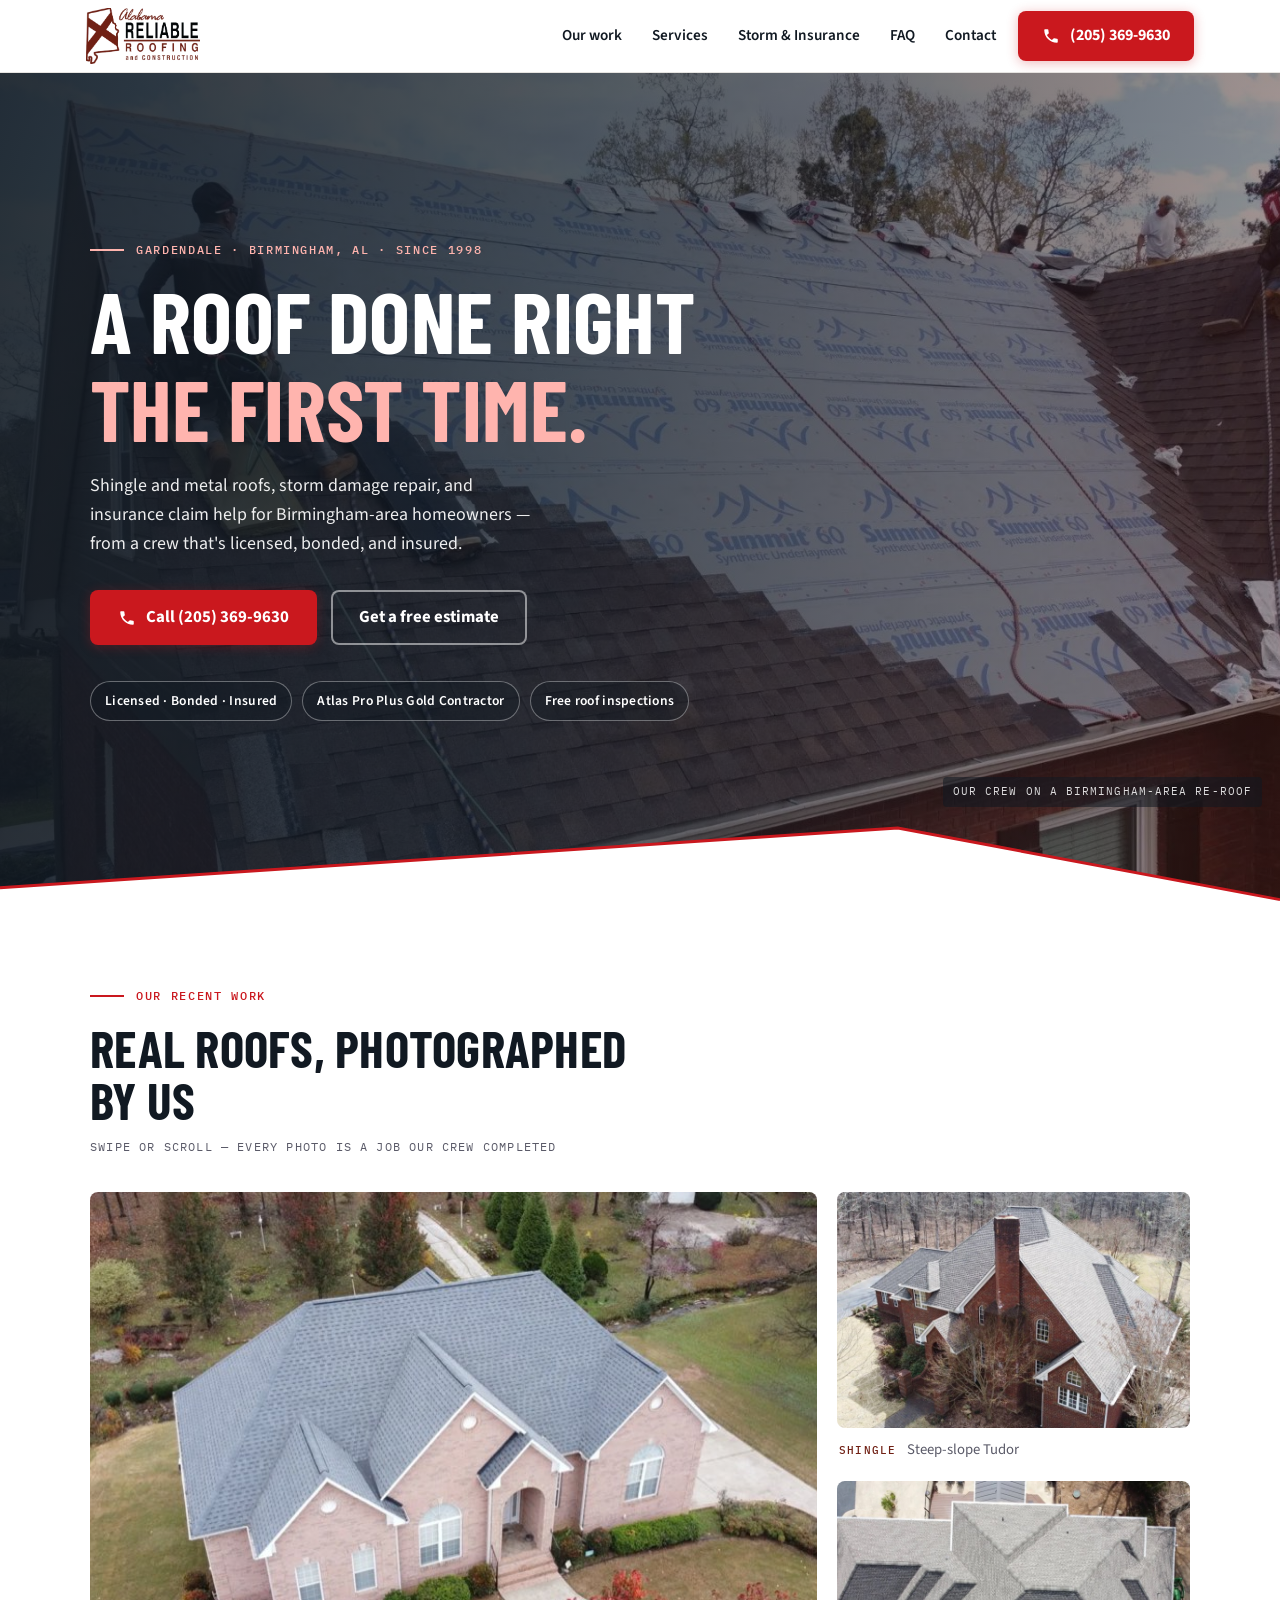
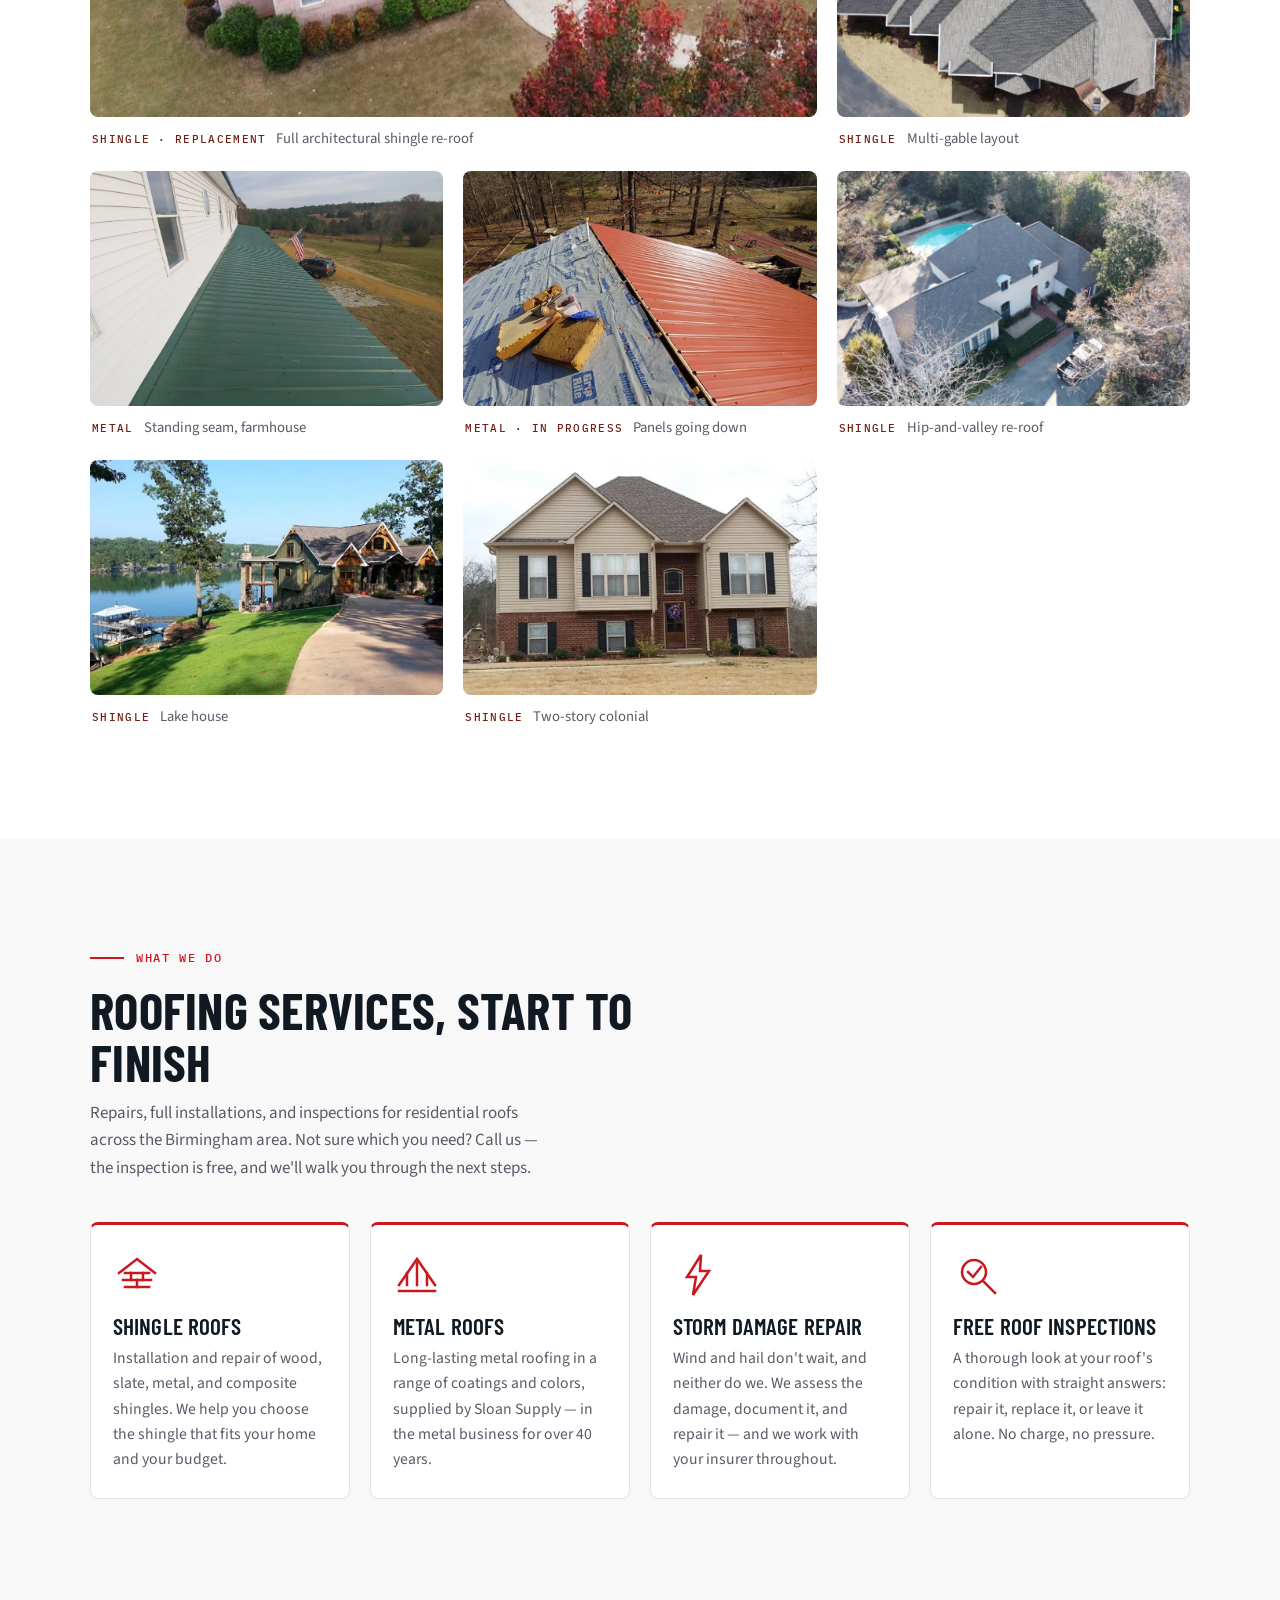
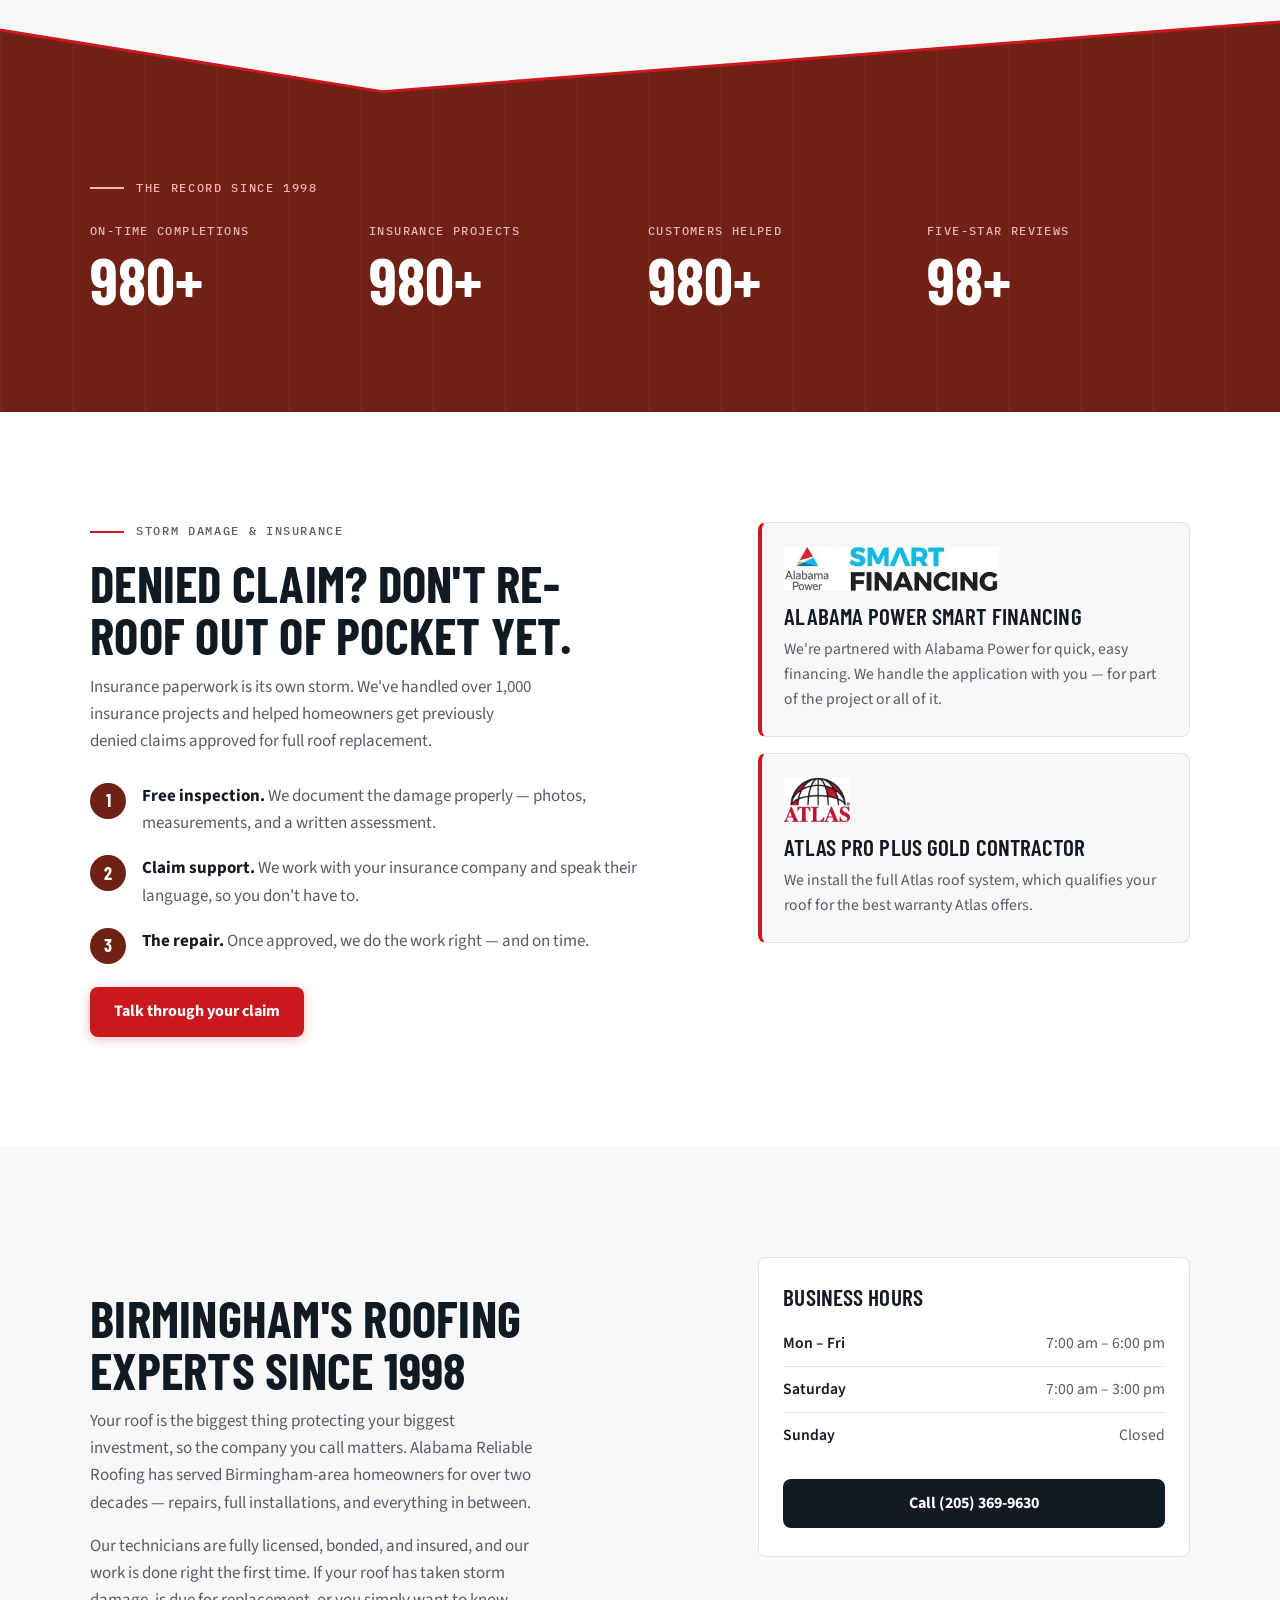
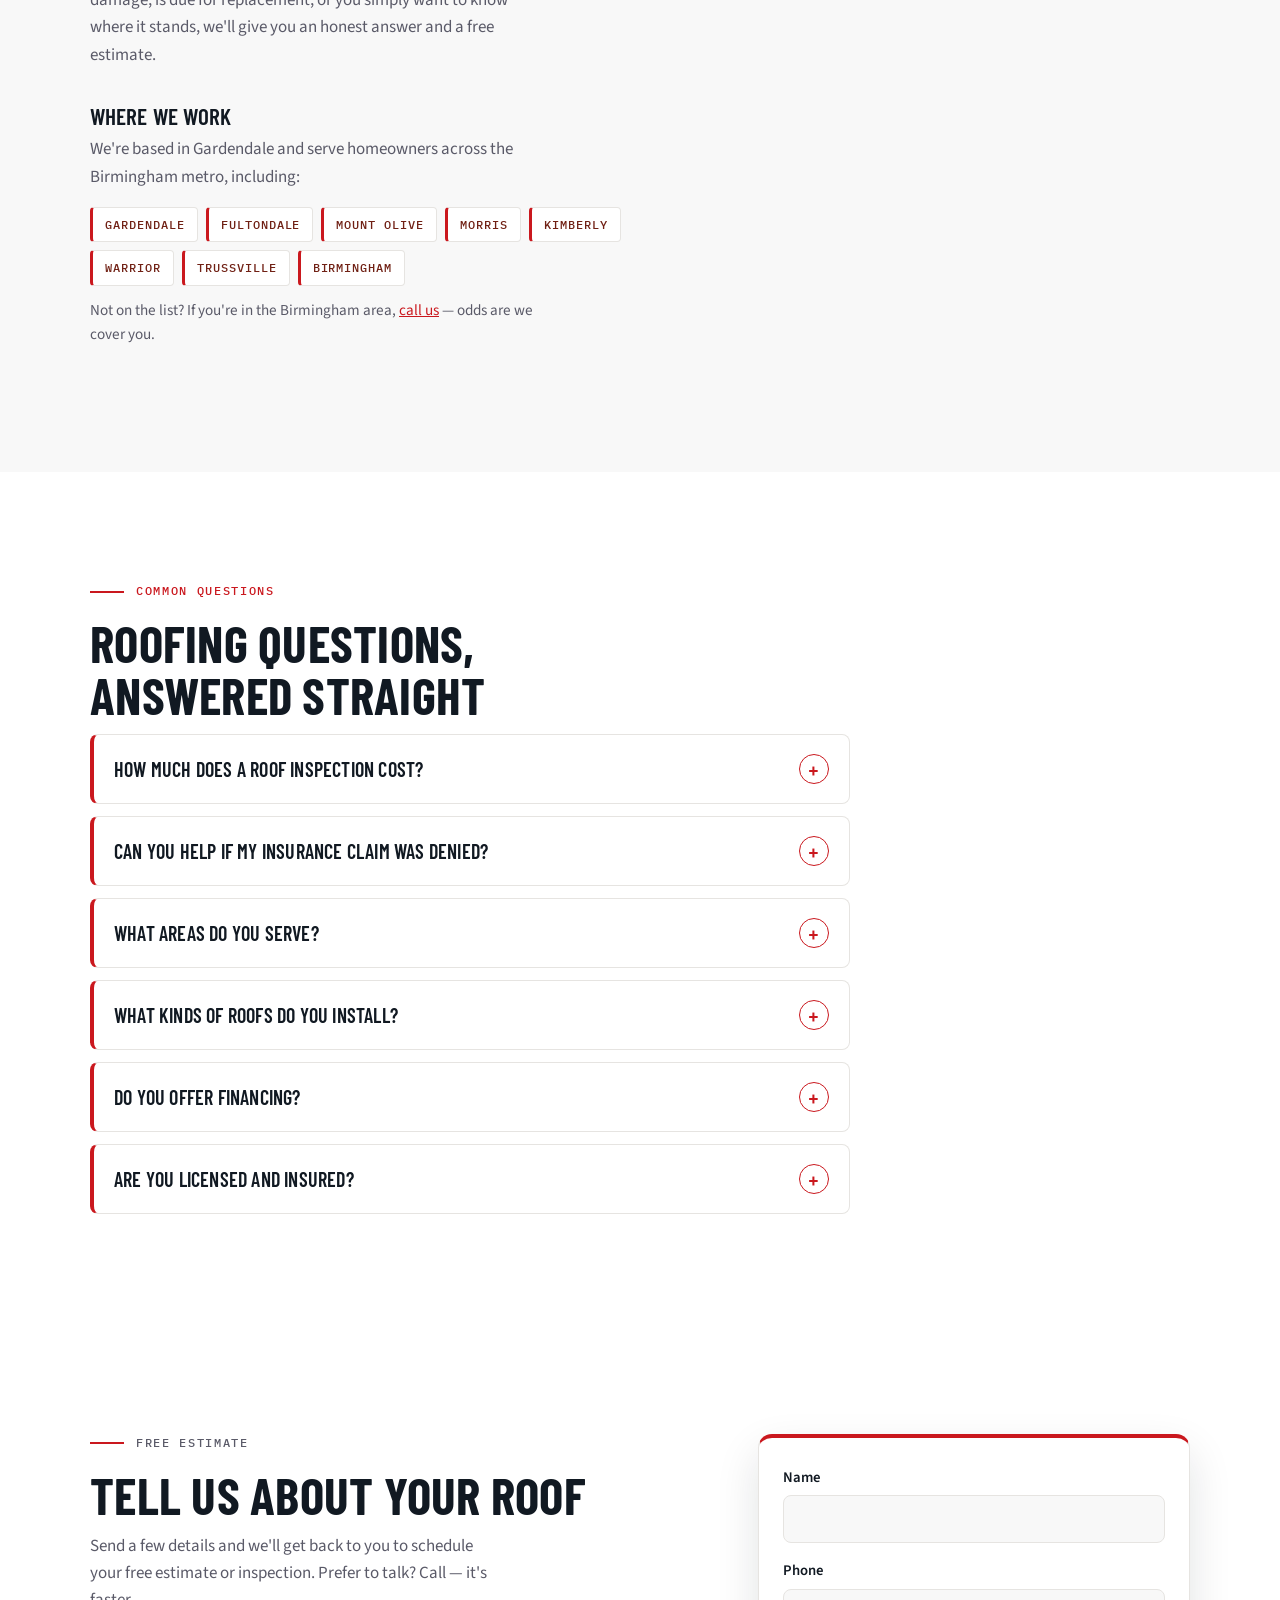
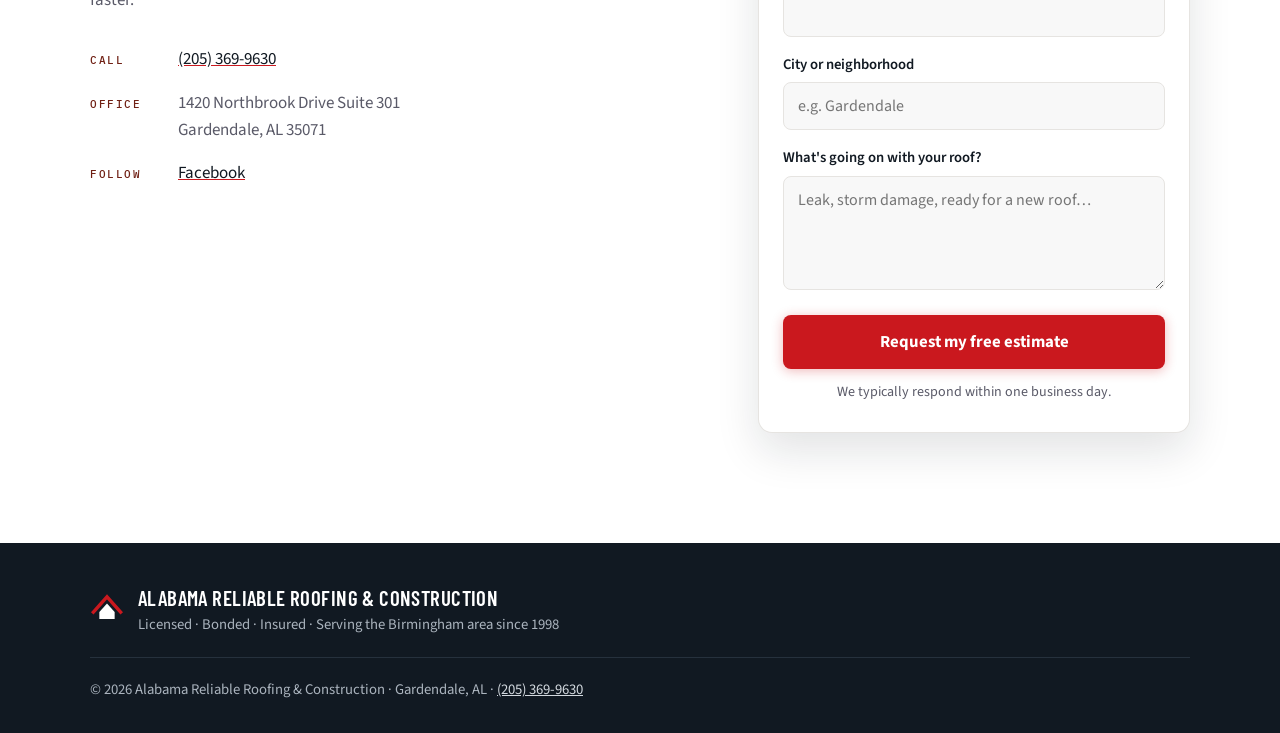
<file: index.html>
<!DOCTYPE html>
<html lang="en">
<head>
<meta charset="UTF-8">
<meta name="viewport" content="width=device-width, initial-scale=1, viewport-fit=cover">
<title>Roofing Contractor in Birmingham &amp; Gardendale, AL | Alabama Reliable Roofing</title>
<meta name="description" content="Roof replacement, roof repair, metal roofing, storm damage &amp; insurance claim help for Gardendale and the Birmingham AL area. Licensed &amp; insured since 1998. Free inspections — (205) 369-9630.">

<meta name="theme-color" content="#FFFFFF">
<!-- Canonical is the production domain the site will live on after cutover. -->
<link rel="canonical" href="https://alabamareliableroofing.com/">

<meta property="og:type" content="website">
<meta property="og:site_name" content="Alabama Reliable Roofing &amp; Construction">
<meta property="og:locale" content="en_US">
<meta property="og:title" content="Roofing Contractor in Birmingham &amp; Gardendale, AL | Alabama Reliable Roofing">
<meta property="og:description" content="Birmingham's roofing experts since 1998. Shingle &amp; metal roofs, storm damage repair, insurance claim help, free inspections. Call (205) 369-9630.">
<meta property="og:url" content="https://alabamareliableroofing.com/">
<!-- og:image stays on the Netlify URL so link previews work both before AND after cutover -->
<meta property="og:image" content="https://arr284736.netlify.app/og.jpg">
<meta property="og:image:width" content="1200">
<meta property="og:image:height" content="630">
<meta property="og:image:alt" content="Alabama Reliable Roofing crew installing a shingle roof in the Birmingham area">
<meta name="twitter:card" content="summary_large_image">
<meta name="twitter:title" content="Roofing Contractor in Birmingham &amp; Gardendale, AL | Alabama Reliable Roofing">
<meta name="twitter:description" content="Shingle &amp; metal roofs, storm damage repair, insurance claim help, free inspections. Since 1998. Call (205) 369-9630.">
<meta name="twitter:image" content="https://arr284736.netlify.app/og.jpg">

<link rel="icon" href="/favicon.svg" type="image/svg+xml">
<link rel="apple-touch-icon" href="/icon-192.png">
<link rel="manifest" href="/manifest.webmanifest">

<link rel="preconnect" href="https://fonts.googleapis.com">
<link rel="preconnect" href="https://fonts.gstatic.com" crossorigin>
<!-- Fonts load async (display=swap + print-media swap) so text renders immediately -->
<link href="https://fonts.googleapis.com/css2?family=Barlow+Condensed:wght@600;700&family=IBM+Plex+Mono:wght@500&family=Source+Sans+3:wght@400;600;700&display=swap" rel="stylesheet" media="print" onload="this.media='all'">
<noscript><link href="https://fonts.googleapis.com/css2?family=Barlow+Condensed:wght@600;700&family=IBM+Plex+Mono:wght@500&family=Source+Sans+3:wght@400;600;700&display=swap" rel="stylesheet"></noscript>
<link rel="stylesheet" href="/styles.css">
<link rel="preload" as="image" href="/photos/crew-shingle-install.jpg">

<script type="application/ld+json">
{
  "@context": "https://schema.org",
  "@type": "RoofingContractor",
  "@id": "https://alabamareliableroofing.com/#business",
  "name": "Alabama Reliable Roofing & Construction",
  "url": "https://alabamareliableroofing.com/",
  "image": "https://arr284736.netlify.app/og.jpg",
  "logo": "https://arr284736.netlify.app/icon-512.png",
  "telephone": "+1-205-369-9630",
  "address": {
    "@type": "PostalAddress",
    "streetAddress": "1420 Northbrook Drive Suite 301",
    "addressLocality": "Gardendale",
    "addressRegion": "AL",
    "postalCode": "35071",
    "addressCountry": "US"
  },
  "geo": {
    "@type": "GeoCoordinates",
    "latitude": 33.6642793,
    "longitude": -86.8166812
  },
  "hasMap": "https://www.google.com/maps/search/?api=1&query=1420+Northbrook+Drive+Suite+301+Gardendale+AL+35071",
  "areaServed": [
    { "@type": "City", "name": "Gardendale", "sameAs": "https://en.wikipedia.org/wiki/Gardendale,_Alabama" },
    { "@type": "City", "name": "Birmingham", "sameAs": "https://en.wikipedia.org/wiki/Birmingham,_Alabama" },
    { "@type": "City", "name": "Fultondale" },
    { "@type": "City", "name": "Mount Olive" },
    { "@type": "City", "name": "Morris" },
    { "@type": "City", "name": "Kimberly" },
    { "@type": "City", "name": "Warrior" },
    { "@type": "City", "name": "Trussville" },
    { "@type": "AdministrativeArea", "name": "Birmingham, Alabama metro area" }
  ],
  "foundingDate": "1998",
  "openingHoursSpecification": [
    {
      "@type": "OpeningHoursSpecification",
      "dayOfWeek": ["Monday", "Tuesday", "Wednesday", "Thursday", "Friday"],
      "opens": "07:00",
      "closes": "18:00"
    },
    {
      "@type": "OpeningHoursSpecification",
      "dayOfWeek": "Saturday",
      "opens": "07:00",
      "closes": "15:00"
    }
  ],
  "hasOfferCatalog": {
    "@type": "OfferCatalog",
    "name": "Roofing services",
    "itemListElement": [
      { "@type": "Offer", "itemOffered": { "@type": "Service", "name": "Shingle roof installation and repair", "areaServed": "Birmingham, AL metro area" } },
      { "@type": "Offer", "itemOffered": { "@type": "Service", "name": "Metal roof installation", "areaServed": "Birmingham, AL metro area" } },
      { "@type": "Offer", "itemOffered": { "@type": "Service", "name": "Storm damage roof repair", "areaServed": "Birmingham, AL metro area" } },
      { "@type": "Offer", "itemOffered": { "@type": "Service", "name": "Roof insurance claim assistance", "areaServed": "Birmingham, AL metro area" } },
      { "@type": "Offer", "itemOffered": { "@type": "Service", "name": "Free roof inspections", "areaServed": "Birmingham, AL metro area" } }
    ]
  },
  "sameAs": [
    "https://facebook.com/Alabama-Reliable-Roofing-113484726121114",
    "https://www.bbb.org/us/al/gardendale/profile/roofing-contractors/alabama-reliable-roofing-0463-90049595",
    "https://www.houzz.com/professionals/roofing-and-gutters/alabama-reliable-roofing-pfvwus-pf~1099717223"
  ]
}
</script>

<script type="application/ld+json">
{
  "@context": "https://schema.org",
  "@type": "FAQPage",
  "mainEntity": [
    {
      "@type": "Question",
      "name": "How much does a roof inspection cost?",
      "acceptedAnswer": { "@type": "Answer", "text": "Nothing — our roof inspections are free, with no obligation. We take a thorough look at your roof's condition and give you a straight answer: repair it, replace it, or leave it alone." }
    },
    {
      "@type": "Question",
      "name": "Can you help if my insurance claim was denied?",
      "acceptedAnswer": { "@type": "Answer", "text": "Yes. We've handled over 1,000 insurance projects and have helped homeowners get previously denied claims approved for full roof replacement. We document the damage properly — photos, measurements, and a written assessment — and work with your insurance company throughout the process." }
    },
    {
      "@type": "Question",
      "name": "What areas do you serve?",
      "acceptedAnswer": { "@type": "Answer", "text": "We're based in Gardendale, AL and serve the Birmingham metro area — including Fultondale, Mount Olive, Morris, Kimberly, Warrior, Trussville, and Birmingham itself. If you're nearby but not sure, call (205) 369-9630 and ask." }
    },
    {
      "@type": "Question",
      "name": "What kinds of roofs do you install?",
      "acceptedAnswer": { "@type": "Answer", "text": "Shingle roofs — wood, slate, metal, and composite shingles — and metal roofing in a range of coatings and colors supplied by Sloan Supply. We're an Atlas Pro Plus Gold contractor and install the full Atlas roof system, which qualifies your roof for the best warranty Atlas offers." }
    },
    {
      "@type": "Question",
      "name": "Do you offer financing?",
      "acceptedAnswer": { "@type": "Answer", "text": "Yes — we're partnered with Alabama Power Smart Financing. We handle the application process with you, whether it's for part of the project or all of it." }
    },
    {
      "@type": "Question",
      "name": "Are you licensed and insured?",
      "acceptedAnswer": { "@type": "Answer", "text": "Yes. Our technicians are fully licensed, bonded, and insured, and we've served Birmingham-area homeowners since 1998. We're also a BBB-accredited business." }
    }
  ]
}
</script>
</head>
<body>

<a class="skip-link" href="#main">Skip to content</a>

<header class="site-header" id="top">
  <div class="header-inner">
    <a class="brand" href="#top" aria-label="Alabama Reliable Roofing home">
      <img src="/img/logo.webp" alt="Alabama Reliable Roofing and Construction" width="709" height="347">
    </a>
    <nav class="site-nav" aria-label="Main">
      <a href="#work">Our work</a>
      <a href="#services">Services</a>
      <a href="#storm">Storm &amp; Insurance</a>
      <a href="#faq">FAQ</a>
      <a href="#estimate">Contact</a>
    </nav>
    <a class="btn btn-red header-call" href="tel:+12053699630">
      <svg viewBox="0 0 24 24" aria-hidden="true"><path fill="currentColor" d="M6.6 10.8c1.4 2.8 3.8 5.1 6.6 6.6l2.2-2.2c.3-.3.7-.4 1-.2 1.1.4 2.3.6 3.6.6.6 0 1 .4 1 1V20c0 .6-.4 1-1 1C10.6 21 3 13.4 3 4c0-.6.4-1 1-1h3.5c.6 0 1 .4 1 1 0 1.2.2 2.4.6 3.6.1.3 0 .7-.2 1l-2.3 2.2z"/></svg>
      (205) 369-9630
    </a>
  </div>
</header>

<main id="main">

<!-- ============ HERO ============ -->
<section class="hero">
  <img class="hero-photo" src="/photos/crew-shingle-install.jpg" alt="Alabama Reliable Roofing crew installing synthetic underlayment and architectural shingles on a Birmingham-area roof" fetchpriority="high">
  <div class="hero-inner">
    <div class="hero-copy">
      <p class="spec-label spec-label-light hero-reveal r1"><span class="chalk"></span>Gardendale &middot; Birmingham, AL &middot; Since 1998</p>
      <h1 class="hero-reveal r2">A roof done right<br><em>the first time.</em></h1>
      <p class="hero-sub hero-reveal r3">Shingle and metal roofs, storm damage repair, and insurance claim help for Birmingham-area homeowners &mdash; from a crew that's licensed, bonded, and insured.</p>
      <div class="hero-ctas hero-reveal r4">
        <a class="btn btn-red btn-lg" href="tel:+12053699630">
          <svg viewBox="0 0 24 24" aria-hidden="true"><path fill="currentColor" d="M6.6 10.8c1.4 2.8 3.8 5.1 6.6 6.6l2.2-2.2c.3-.3.7-.4 1-.2 1.1.4 2.3.6 3.6.6.6 0 1 .4 1 1V20c0 .6-.4 1-1 1C10.6 21 3 13.4 3 4c0-.6.4-1 1-1h3.5c.6 0 1 .4 1 1 0 1.2.2 2.4.6 3.6.1.3 0 .7-.2 1l-2.3 2.2z"/></svg>
          Call (205) 369-9630
        </a>
        <a class="btn btn-ghost btn-lg" href="#estimate">Get a free estimate</a>
      </div>
      <ul class="hero-chips hero-reveal r5">
        <li>Licensed &middot; Bonded &middot; Insured</li>
        <li>Atlas Pro Plus Gold Contractor</li>
        <li>Free roof inspections</li>
      </ul>
    </div>
  </div>
  <p class="hero-tag">Our crew on a Birmingham-area re-roof</p>
  <!-- signature roofline divider -->
  <svg class="roofline roofline-hero" viewBox="0 0 1440 90" preserveAspectRatio="none" aria-hidden="true">
    <path d="M0 90 L0 66 L1010 6 L1440 78 L1440 90 Z" fill="#FFFFFF"/>
    <path d="M0 66 L1010 6 L1440 78" fill="none" stroke="#CA181E" stroke-width="3"/>
  </svg>
</section>

<!-- ============ RECENT WORK ============ -->
<section class="section section-work" id="work">
  <div class="container">
    <div class="work-head">
      <div>
        <p class="spec-label reveal"><span class="chalk"></span>Our recent work</p>
        <h2 class="reveal">Real roofs, photographed by us</h2>
      </div>
    </div>
    <p class="work-note reveal">Swipe or scroll &mdash; every photo is a job our crew completed</p>
    <div class="work-grid">
      <figure class="work-item work-item-wide reveal">
        <img src="/photos/shingle-drone-brick.jpg" alt="Drone view of a completed architectural shingle roof on a brick home" loading="lazy" width="900" height="506">
        <figcaption><span class="work-kind">Shingle &middot; Replacement</span> Full architectural shingle re-roof</figcaption>
      </figure>
      <figure class="work-item reveal">
        <img src="/photos/shingle-tudor.jpg" alt="Completed shingle roof on a brick Tudor-style home, aerial view" loading="lazy" width="900" height="506">
        <figcaption><span class="work-kind">Shingle</span> Steep-slope Tudor</figcaption>
      </figure>
      <figure class="work-item reveal">
        <img src="/photos/shingle-complex-roof.jpg" alt="Aerial view of a complex multi-gable shingle roof after replacement" loading="lazy" width="900" height="506">
        <figcaption><span class="work-kind">Shingle</span> Multi-gable layout</figcaption>
      </figure>
      <figure class="work-item reveal">
        <img src="/photos/metal-green-farm.jpg" alt="Green standing-seam metal roof on a farmhouse" loading="lazy" width="900" height="675">
        <figcaption><span class="work-kind">Metal</span> Standing seam, farmhouse</figcaption>
      </figure>
      <figure class="work-item reveal">
        <img src="/photos/metal-red-install.jpg" alt="Red metal roof panels being installed over synthetic underlayment" loading="lazy" width="720" height="480">
        <figcaption><span class="work-kind">Metal &middot; In progress</span> Panels going down</figcaption>
      </figure>
      <figure class="work-item reveal">
        <img src="/photos/shingle-estate-pool.jpg" alt="Completed shingle roof on a home with a pool, drone view" loading="lazy" width="900" height="506">
        <figcaption><span class="work-kind">Shingle</span> Hip-and-valley re-roof</figcaption>
      </figure>
      <figure class="work-item reveal">
        <img src="/photos/shingle-lakehouse.jpg" alt="New shingle roof on a lake house" loading="lazy" width="720" height="480">
        <figcaption><span class="work-kind">Shingle</span> Lake house</figcaption>
      </figure>
      <figure class="work-item reveal">
        <img src="/photos/shingle-tan-house.jpg" alt="Completed shingle roof on a two-story home" loading="lazy" width="720" height="480">
        <figcaption><span class="work-kind">Shingle</span> Two-story colonial</figcaption>
      </figure>
    </div>
  </div>
</section>

<!-- ============ SERVICES ============ -->
<section class="section section-services" id="services">
  <div class="container">
    <p class="spec-label reveal"><span class="chalk"></span>What we do</p>
    <h2 class="reveal">Roofing services, start to finish</h2>
    <p class="section-lead reveal">Repairs, full installations, and inspections for residential roofs across the Birmingham area. Not sure which you need? Call us &mdash; the inspection is free, and we'll walk you through the next steps.</p>

    <div class="card-grid">
      <article class="card reveal">
        <div class="card-icon" aria-hidden="true">
          <svg viewBox="0 0 48 48"><g fill="none" stroke="currentColor" stroke-width="2.5" stroke-linecap="square"><path d="M6 22 L24 8 L42 22"/><path d="M12 22 h24 M10 29 h28 M12 36 h24"/><path d="M18 22 v7 M30 22 v7 M24 29 v7"/></g></svg>
        </div>
        <h3>Shingle roofs</h3>
        <p>Installation and repair of wood, slate, metal, and composite shingles. We help you choose the shingle that fits your home and your budget.</p>
      </article>
      <article class="card reveal">
        <div class="card-icon" aria-hidden="true">
          <svg viewBox="0 0 48 48"><g fill="none" stroke="currentColor" stroke-width="2.5" stroke-linecap="square"><path d="M6 34 L24 8 L42 34"/><path d="M14 34 L14 22 M24 34 L24 12 M34 34 L34 22"/><path d="M6 40 h36"/></g></svg>
        </div>
        <h3>Metal roofs</h3>
        <p>Long-lasting metal roofing in a range of coatings and colors, supplied by Sloan Supply &mdash; in the metal business for over 40 years.</p>
      </article>
      <article class="card reveal">
        <div class="card-icon" aria-hidden="true">
          <svg viewBox="0 0 48 48"><g fill="none" stroke="currentColor" stroke-width="2.5" stroke-linecap="square"><path d="M28 4 L14 26 h9 L20 44 L36 20 h-9 Z"/></g></svg>
        </div>
        <h3>Storm damage repair</h3>
        <p>Wind and hail don't wait, and neither do we. We assess the damage, document it, and repair it &mdash; and we work with your insurer throughout.</p>
      </article>
      <article class="card reveal">
        <div class="card-icon" aria-hidden="true">
          <svg viewBox="0 0 48 48"><g fill="none" stroke="currentColor" stroke-width="2.5" stroke-linecap="square"><circle cx="21" cy="21" r="12"/><path d="M30 30 L42 42"/><path d="M15 21 L20 26 L28 16"/></g></svg>
        </div>
        <h3>Free roof inspections</h3>
        <p>A thorough look at your roof's condition with straight answers: repair it, replace it, or leave it alone. No charge, no pressure.</p>
      </article>
    </div>
  </div>
</section>

<!-- ============ STATS BAND ============ -->
<section class="stats-band">
  <svg class="roofline roofline-top" viewBox="0 0 1440 90" preserveAspectRatio="none" aria-hidden="true">
    <path d="M0 0 L1440 0 L1440 14 L430 84 L0 22 Z" fill="#F8F8F8"/>
    <path d="M0 22 L430 84 L1440 14" fill="none" stroke="#CA181E" stroke-width="3"/>
  </svg>
  <div class="container stats-inner">
    <p class="spec-label spec-label-light reveal"><span class="chalk"></span>The record since 1998</p>
    <dl class="stats-grid">
      <div class="stat reveal"><dt>On-time completions</dt><dd><span class="count" data-count="1000">1,000</span>+</dd></div>
      <div class="stat reveal"><dt>Insurance projects</dt><dd><span class="count" data-count="1000">1,000</span>+</dd></div>
      <div class="stat reveal"><dt>Customers helped</dt><dd><span class="count" data-count="1000">1,000</span>+</dd></div>
      <div class="stat reveal"><dt>Five-star reviews</dt><dd><span class="count" data-count="100">100</span>+</dd></div>
    </dl>
  </div>
</section>

<!-- ============ STORM / INSURANCE ============ -->
<section class="section section-storm" id="storm">
  <div class="container split">
    <div class="split-copy">
      <p class="spec-label reveal"><span class="chalk"></span>Storm damage &amp; insurance</p>
      <h2 class="reveal">Denied claim? Don't re-roof out of pocket yet.</h2>
      <p class="reveal">Insurance paperwork is its own storm. We've handled over 1,000 insurance projects and helped homeowners get previously denied claims approved for full roof replacement.</p>
      <ol class="claim-steps">
        <li class="reveal"><strong>Free inspection.</strong> We document the damage properly &mdash; photos, measurements, and a written assessment.</li>
        <li class="reveal"><strong>Claim support.</strong> We work with your insurance company and speak their language, so you don't have to.</li>
        <li class="reveal"><strong>The repair.</strong> Once approved, we do the work right &mdash; and on time.</li>
      </ol>
      <a class="btn btn-red reveal" href="tel:+12053699630">Talk through your claim</a>
    </div>
    <aside class="split-panel reveal" aria-label="Financing and warranty">
      <div class="panel-block">
        <img class="panel-logo" src="/img/smart-financing.webp" alt="Alabama Power Smart Financing" width="400" height="82">
        <h3>Alabama Power Smart Financing</h3>
        <p>We're partnered with Alabama Power for quick, easy financing. We handle the application with you &mdash; for part of the project or all of it.</p>
      </div>
      <div class="panel-block">
        <img class="panel-logo" src="/img/atlas.webp" alt="Atlas Roofing" width="392" height="261">
        <h3>Atlas Pro Plus Gold Contractor</h3>
        <p>We install the full Atlas roof system, which qualifies your roof for the best warranty Atlas offers.</p>
      </div>
    </aside>
  </div>
</section>

<!-- ============ ABOUT ============ -->
<section class="section section-about" id="about">
  <div class="container about-grid">
    <div>
      <p class="spec-label reveal"><span class="chalk"></span>About us</p>
      <h2 class="reveal">Birmingham's roofing experts since 1998</h2>
      <p class="reveal">Your roof is the biggest thing protecting your biggest investment, so the company you call matters. Alabama Reliable Roofing has served Birmingham-area homeowners for over two decades &mdash; repairs, full installations, and everything in between.</p>
      <p class="reveal">Our technicians are fully licensed, bonded, and insured, and our work is done right the first time. If your roof has taken storm damage, is due for replacement, or you simply want to know where it stands, we'll give you an honest answer and a free estimate.</p>

      <div id="service-area" class="service-area reveal">
        <h3>Where we work</h3>
        <p>We're based in Gardendale and serve homeowners across the Birmingham metro, including:</p>
        <ul class="area-chips">
          <li>Gardendale</li>
          <li>Fultondale</li>
          <li>Mount Olive</li>
          <li>Morris</li>
          <li>Kimberly</li>
          <li>Warrior</li>
          <li>Trussville</li>
          <li>Birmingham</li>
        </ul>
        <p class="area-note">Not on the list? If you're in the Birmingham area, <a href="tel:+12053699630">call us</a> &mdash; odds are we cover you.</p>
      </div>
    </div>
    <div class="hours-card reveal">
      <h3>Business hours</h3>
      <table class="hours-table">
        <tbody>
          <tr><th scope="row">Mon &ndash; Fri</th><td>7:00 am &ndash; 6:00 pm</td></tr>
          <tr><th scope="row">Saturday</th><td>7:00 am &ndash; 3:00 pm</td></tr>
          <tr><th scope="row">Sunday</th><td>Closed</td></tr>
        </tbody>
      </table>
      <a class="btn btn-ink" href="tel:+12053699630">Call (205) 369-9630</a>
    </div>
  </div>
</section>

<!-- ============ FAQ ============ -->
<section class="section section-faq" id="faq">
  <div class="container">
    <p class="spec-label reveal"><span class="chalk"></span>Common questions</p>
    <h2 class="reveal">Roofing questions, answered straight</h2>
    <div class="faq-list">
      <details class="faq-item reveal">
        <summary>How much does a roof inspection cost?</summary>
        <div class="faq-a"><p>Nothing &mdash; our roof inspections are free, with no obligation. We take a thorough look at your roof's condition and give you a straight answer: repair it, replace it, or leave it alone.</p></div>
      </details>
      <details class="faq-item reveal">
        <summary>Can you help if my insurance claim was denied?</summary>
        <div class="faq-a"><p>Yes. We've handled over 1,000 insurance projects and have helped homeowners get previously denied claims approved for full roof replacement. We document the damage properly &mdash; photos, measurements, and a written assessment &mdash; and work with your insurance company throughout the process.</p></div>
      </details>
      <details class="faq-item reveal">
        <summary>What areas do you serve?</summary>
        <div class="faq-a"><p>We're based in Gardendale, AL and serve the Birmingham metro area &mdash; including Fultondale, Mount Olive, Morris, Kimberly, Warrior, Trussville, and Birmingham itself. If you're nearby but not sure, call <a href="tel:+12053699630">(205) 369-9630</a> and ask.</p></div>
      </details>
      <details class="faq-item reveal">
        <summary>What kinds of roofs do you install?</summary>
        <div class="faq-a"><p>Shingle roofs &mdash; wood, slate, metal, and composite shingles &mdash; and metal roofing in a range of coatings and colors supplied by Sloan Supply. We're an Atlas Pro Plus Gold contractor and install the full Atlas roof system, which qualifies your roof for the best warranty Atlas offers.</p></div>
      </details>
      <details class="faq-item reveal">
        <summary>Do you offer financing?</summary>
        <div class="faq-a"><p>Yes &mdash; we're partnered with Alabama Power Smart Financing. We handle the application process with you, whether it's for part of the project or all of it.</p></div>
      </details>
      <details class="faq-item reveal">
        <summary>Are you licensed and insured?</summary>
        <div class="faq-a"><p>Yes. Our technicians are fully licensed, bonded, and insured, and we've served Birmingham-area homeowners since 1998. We're also a BBB-accredited business.</p></div>
      </details>
    </div>
  </div>
</section>

<!-- ============ CONTACT / ESTIMATE ============ -->
<section class="section section-estimate" id="estimate">
  <div class="container split estimate-inner">
    <div class="estimate-copy">
      <p class="spec-label reveal"><span class="chalk"></span>Free estimate</p>
      <h2 class="reveal">Tell us about your roof</h2>
      <p class="reveal">Send a few details and we'll get back to you to schedule your free estimate or inspection. Prefer to talk? Call &mdash; it's faster.</p>
      <ul class="contact-list reveal">
        <li><span class="contact-label">Call</span><a href="tel:+12053699630">(205) 369-9630</a></li>
        <li><span class="contact-label">Office</span><span>1420 Northbrook Drive Suite 301<br>Gardendale, AL 35071</span></li>
        <li><span class="contact-label">Follow</span><a href="https://facebook.com/Alabama-Reliable-Roofing-113484726121114" rel="noopener" target="_blank">Facebook</a></li>
      </ul>
    </div>
    <form class="estimate-form reveal" name="estimate" method="POST" action="/thanks.html" data-netlify="true" netlify-honeypot="bot-field">
      <input type="hidden" name="form-name" value="estimate">
      <p class="hidden-field"><label>Don't fill this out: <input name="bot-field"></label></p>
      <div class="field">
        <label for="f-name">Name</label>
        <input id="f-name" name="name" type="text" autocomplete="name" required>
      </div>
      <div class="field">
        <label for="f-phone">Phone</label>
        <input id="f-phone" name="phone" type="tel" autocomplete="tel" required>
      </div>
      <div class="field">
        <label for="f-city">City or neighborhood</label>
        <input id="f-city" name="city" type="text" autocomplete="address-level2" placeholder="e.g. Gardendale">
      </div>
      <div class="field">
        <label for="f-message">What's going on with your roof?</label>
        <textarea id="f-message" name="message" rows="4" placeholder="Leak, storm damage, ready for a new roof&hellip;"></textarea>
      </div>
      <button class="btn btn-red btn-lg btn-block" type="submit">Request my free estimate</button>
      <p class="form-note">We typically respond within one business day.</p>
    </form>
  </div>
</section>

</main>

<footer class="site-footer">
  <div class="container footer-inner">
    <div class="footer-brand">
      <svg class="footer-mark" viewBox="0 0 40 40" aria-hidden="true">
        <path d="M4 26 L20 8 L36 26" fill="none" stroke="#CA181E" stroke-width="4" stroke-linecap="square"/>
        <path d="M11 26 L20 16 L29 26 L29 34 L11 34 Z" fill="#FFFFFF"/>
      </svg>
      <p><strong>Alabama Reliable Roofing &amp; Construction</strong>Licensed &middot; Bonded &middot; Insured &middot; Serving the Birmingham area since 1998</p>
    </div>
    <p class="footer-fine">&copy; <span id="year">2026</span> Alabama Reliable Roofing &amp; Construction &middot; Gardendale, AL &middot; <a href="tel:+12053699630">(205) 369-9630</a></p>
  </div>
</footer>

<!-- Mobile fixed call bar -->
<div class="call-bar" role="navigation" aria-label="Quick actions">
  <a class="call-bar-btn call-bar-call" href="tel:+12053699630">
    <svg viewBox="0 0 24 24" aria-hidden="true"><path fill="currentColor" d="M6.6 10.8c1.4 2.8 3.8 5.1 6.6 6.6l2.2-2.2c.3-.3.7-.4 1-.2 1.1.4 2.3.6 3.6.6.6 0 1 .4 1 1V20c0 .6-.4 1-1 1C10.6 21 3 13.4 3 4c0-.6.4-1 1-1h3.5c.6 0 1 .4 1 1 0 1.2.2 2.4.6 3.6.1.3 0 .7-.2 1l-2.3 2.2z"/></svg>
    Call now
  </a>
  <a class="call-bar-btn call-bar-estimate" href="#estimate">Free estimate</a>
</div>

<script src="/app.js" defer></script>
</body>
</html>
</file>
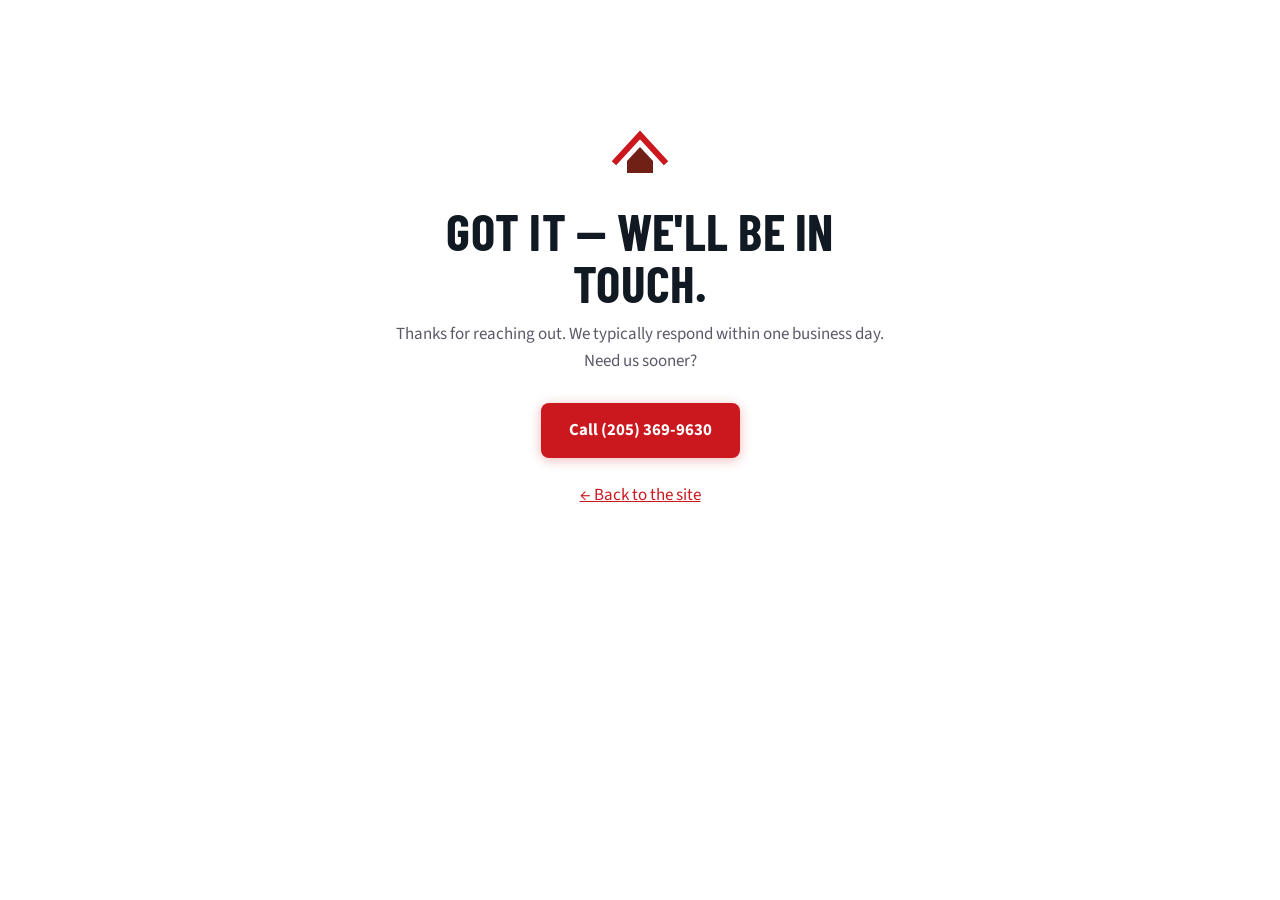
<file: thanks.html>
<!DOCTYPE html>
<html lang="en">
<head>
<meta charset="UTF-8">
<meta name="viewport" content="width=device-width, initial-scale=1, viewport-fit=cover">
<title>Request received — Alabama Reliable Roofing &amp; Construction</title>
<meta name="robots" content="noindex">
<meta name="theme-color" content="#FFFFFF">
<link rel="icon" href="/favicon.svg" type="image/svg+xml">
<link rel="preconnect" href="https://fonts.googleapis.com">
<link rel="preconnect" href="https://fonts.gstatic.com" crossorigin>
<link href="https://fonts.googleapis.com/css2?family=Barlow+Condensed:wght@600;700&family=Source+Sans+3:wght@400;600;700&display=swap" rel="stylesheet">
<link rel="stylesheet" href="/styles.css">
</head>
<body>
<main class="section" style="min-height:70vh;display:grid;place-items:center;">
  <div class="container" style="text-align:center;max-width:560px;">
    <svg viewBox="0 0 64 64" width="64" height="64" style="margin:0 auto 20px;" aria-hidden="true">
      <path d="M8 40 L32 14 L56 40" fill="none" stroke="#CA181E" stroke-width="6" stroke-linecap="square"/>
      <path d="M19 40 L32 26 L45 40 L45 52 L19 52 Z" fill="#702014"/>
    </svg>
    <h2 style="max-width:none;">Got it &mdash; we'll be in touch.</h2>
    <p style="color:var(--slate);margin:12px 0 28px;">Thanks for reaching out. We typically respond within one business day. Need us sooner?</p>
    <a class="btn btn-red btn-lg" href="tel:+12053699630">Call (205) 369-9630</a>
    <p style="margin-top:24px;"><a href="/">&larr; Back to the site</a></p>
  </div>
</main>
</body>
</html>
</file>
<file: styles.css>
/* Alabama Reliable Roofing — rebrand in the company's own colors
   Extracted from alabamareliableroofing.com:
     brick  #702014  (exact logo pigment — Alabama state mark)
     red    #CA181E  (site theme accent / buttons)
     ink    #111922  (site theme dark)
     slate  #5A5A68  (site theme gray)
     fog    #F8F8F8  (site theme light bg)
   Light theme: white/fog surfaces, ink text, red + brick as identity. */

:root {
  --red: #CA181E;
  --red-dark: #A21015;
  --brick: #702014;
  --brick-deep: #591A10;
  --ink: #111922;
  --slate: #5A5A68;
  --fog: #F8F8F8;
  --white: #FFFFFF;
  --line: #E6E4E1;
  --font-display: "Barlow Condensed", "Arial Narrow", sans-serif;
  --font-body: "Source Sans 3", "Helvetica Neue", Arial, sans-serif;
  --font-mono: "IBM Plex Mono", "SF Mono", Menlo, monospace;
  --radius: 8px;
  --container: 1140px;
  --callbar-h: 64px;
}

* { margin: 0; padding: 0; box-sizing: border-box; }

html { scroll-behavior: smooth; }
html:focus-within { scroll-behavior: smooth; }

body {
  font-family: var(--font-body);
  font-size: 1.0625rem;
  line-height: 1.6;
  color: var(--ink);
  background: var(--white);
  -webkit-font-smoothing: antialiased;
  overflow-x: hidden;
}

img, svg { display: block; max-width: 100%; }
img { height: auto; }

a { color: var(--red); }

:focus-visible {
  outline: 3px solid var(--red);
  outline-offset: 2px;
}

.container {
  max-width: var(--container);
  margin: 0 auto;
  padding: 0 20px;
}

/* ---------- skip link ---------- */

.skip-link {
  position: absolute;
  left: 12px;
  top: -60px;
  z-index: 100;
  padding: 12px 18px;
  background: var(--ink);
  color: var(--white);
  font-weight: 700;
  text-decoration: none;
  border-radius: 0 0 var(--radius) var(--radius);
  transition: top 0.15s ease;
}

.skip-link:focus { top: 0; }

/* ---------- type ---------- */

h1, h2, h3 {
  font-family: var(--font-display);
  line-height: 1.02;
  color: var(--ink);
  text-transform: uppercase;
  letter-spacing: 0.005em;
}

h1 {
  font-size: clamp(3rem, 10.5vw, 5.4rem);
  font-weight: 700;
  color: var(--white);
}

h1 em {
  font-style: normal;
  color: #FFB4AE;
  position: relative;
}

h2 {
  font-size: clamp(2.1rem, 5.6vw, 3.2rem);
  font-weight: 700;
  margin-bottom: 0.75rem;
  max-width: 24ch;
}

h3 {
  font-size: 1.45rem;
  font-weight: 600;
  margin-bottom: 0.5rem;
}

.spec-label {
  display: flex;
  align-items: center;
  gap: 12px;
  font-family: var(--font-mono);
  font-size: 0.74rem;
  font-weight: 500;
  letter-spacing: 0.14em;
  text-transform: uppercase;
  color: var(--red);
  margin-bottom: 1rem;
}

.spec-label .chalk {
  display: inline-block;
  width: 34px;
  height: 2px;
  background: var(--red);
  flex: none;
}

.spec-label-light { color: #FFB4AE; }
.spec-label-light .chalk { background: #FFB4AE; }

.section-lead {
  max-width: 58ch;
  color: var(--slate);
  margin-bottom: 2.5rem;
}

/* ---------- buttons ---------- */

.btn {
  display: inline-flex;
  align-items: center;
  justify-content: center;
  gap: 10px;
  min-height: 48px;
  padding: 12px 24px;
  border: 0;
  border-radius: var(--radius);
  font-family: var(--font-body);
  font-size: 1rem;
  font-weight: 700;
  text-decoration: none;
  cursor: pointer;
  transition: transform 0.15s ease, box-shadow 0.15s ease, background-color 0.15s ease;
}

.btn svg { width: 18px; height: 18px; flex: none; }

.btn:active { transform: translateY(1px) scale(0.99); }

.btn-red {
  background: var(--red);
  color: #fff;
  box-shadow: 0 2px 12px rgba(202, 24, 30, 0.3);
}
.btn-red:hover { background: var(--red-dark); }

.btn-ghost {
  background: transparent;
  color: var(--white);
  box-shadow: inset 0 0 0 2px rgba(255, 255, 255, 0.5);
}
.btn-ghost:hover { box-shadow: inset 0 0 0 2px rgba(255, 255, 255, 0.9); }

.btn-ink {
  background: var(--ink);
  color: #fff;
}
.btn-ink:hover { background: #26313D; }

.btn-lg { min-height: 54px; padding: 14px 28px; font-size: 1.05rem; }
.btn-block { width: 100%; }

/* ---------- header ---------- */

.site-header {
  background: var(--white, #fff);
  border-bottom: 1px solid var(--line);
  padding-top: env(safe-area-inset-top);
}

.header-inner {
  max-width: var(--container);
  margin: 0 auto;
  padding: 10px 16px;
  display: flex;
  align-items: center;
  justify-content: center;   /* phones: the logo is the whole header — give it the stage */
  gap: 20px;
}

.brand {
  display: flex;
  align-items: center;
  text-decoration: none;
  min-height: 44px;
}

/* The logo carries the company name, so it has to be readable at a glance.
   Phones: width-driven so it fills most of the header (~220px wide). */
.brand img { width: min(220px, 68vw); height: auto; }

.site-nav {
  display: none;
  margin-left: auto;
  gap: 26px;
}

.site-nav a {
  color: var(--ink);
  text-decoration: none;
  font-weight: 600;
  font-size: 0.95rem;
  padding: 10px 2px;
  border-bottom: 2px solid transparent;
  transition: color 0.15s ease, border-color 0.15s ease;
}
.site-nav a:hover { color: var(--red); border-bottom-color: var(--red); }

.header-call { display: none; margin-left: auto; }

@media (min-width: 900px) {
  .header-inner { justify-content: flex-start; padding: 8px 16px; }
  .site-nav { display: flex; }
  .header-call { display: inline-flex; margin-left: 0; }
  .brand img { width: auto; height: 56px; }
}

/* ---------- hero ---------- */

.hero {
  position: relative;
  color: var(--white);
  padding: clamp(88px, 15vw, 168px) 0 clamp(130px, 17vw, 190px);
  overflow: hidden;
}

.hero-photo {
  position: absolute;
  inset: 0;
  width: 100%;
  height: 100%;
  object-fit: cover;
  object-position: 42% 38%;
}

.hero::after {
  content: "";
  position: absolute;
  inset: 0;
  background:
    linear-gradient(100deg,
      rgba(17, 25, 34, 0.9) 0%,
      rgba(17, 25, 34, 0.72) 42%,
      rgba(64, 24, 16, 0.42) 100%);
}

.hero-inner {
  position: relative;
  z-index: 2;
  max-width: var(--container);
  margin: 0 auto;
  padding: 0 20px;
}

.hero-copy { max-width: 640px; }

.hero-sub {
  max-width: 50ch;
  margin-top: 1.25rem;
  font-size: 1.12rem;
  color: rgba(255, 255, 255, 0.92);
}

.hero-ctas {
  display: flex;
  flex-wrap: wrap;
  gap: 14px;
  margin-top: 2rem;
}

.hero-chips {
  display: flex;
  flex-wrap: wrap;
  gap: 10px;
  list-style: none;
  margin-top: 2.25rem;
}

.hero-chips li {
  font-size: 0.85rem;
  font-weight: 600;
  letter-spacing: 0.02em;
  color: #fff;
  padding: 8px 14px;
  border: 1px solid rgba(255, 255, 255, 0.35);
  border-radius: 999px;
  background: rgba(17, 25, 34, 0.35);
  -webkit-backdrop-filter: blur(4px);
  backdrop-filter: blur(4px);
}

/* photo credit chip */
.hero-tag {
  position: absolute;
  right: 18px;
  bottom: clamp(56px, 9vw, 104px);
  z-index: 2;
  font-family: var(--font-mono);
  font-size: 0.68rem;
  letter-spacing: 0.1em;
  text-transform: uppercase;
  color: rgba(255, 255, 255, 0.85);
  background: rgba(17, 25, 34, 0.55);
  padding: 6px 10px;
  border-radius: 4px;
  display: none;
}

@media (min-width: 720px) { .hero-tag { display: block; } }

/* rooflines (signature dividers) */
.roofline {
  position: absolute;
  left: 0;
  right: 0;
  width: 100%;
  height: clamp(44px, 7vw, 90px);
  z-index: 3;
}

.roofline-hero { bottom: -1px; }
.roofline-top { top: -1px; }

/* ---------- sections ---------- */

.section { padding: clamp(64px, 9vw, 110px) 0; }

/* ---------- work gallery ---------- */

.section-work { padding-top: clamp(48px, 7vw, 76px); }

.work-head {
  display: flex;
  flex-wrap: wrap;
  align-items: flex-end;
  gap: 20px;
  justify-content: space-between;
}

.work-note {
  font-family: var(--font-mono);
  font-size: 0.74rem;
  letter-spacing: 0.1em;
  text-transform: uppercase;
  color: var(--slate);
  margin-bottom: 2.2rem;
}

.work-grid {
  display: grid;
  gap: 14px;
  grid-auto-flow: column;
  grid-auto-columns: min(78vw, 340px);
  overflow-x: auto;
  scroll-snap-type: x mandatory;
  padding: 0 20px 12px;
  margin: 0 -20px;
  -webkit-overflow-scrolling: touch;
  scrollbar-width: none;
}
.work-grid::-webkit-scrollbar { display: none; }

.work-item {
  scroll-snap-align: center;
  margin: 0;
}

.work-item img {
  width: 100%;
  height: auto;
  aspect-ratio: 3 / 2;
  object-fit: cover;
  border-radius: var(--radius);
  background: var(--fog);
}

.work-item figcaption {
  display: flex;
  gap: 10px;
  align-items: baseline;
  padding: 10px 2px 0;
  font-size: 0.92rem;
  color: var(--slate);
}

.work-kind {
  font-family: var(--font-mono);
  font-size: 0.68rem;
  font-weight: 500;
  letter-spacing: 0.12em;
  text-transform: uppercase;
  color: var(--brick);
  white-space: nowrap;
}

@media (min-width: 900px) {
  .work-grid {
    grid-auto-flow: row;
    grid-template-columns: repeat(3, 1fr);
    grid-auto-columns: unset;
    overflow: visible;
    padding: 0;
    margin: 0;
    gap: 20px;
  }
  .work-item-wide { grid-column: span 2; grid-row: span 2; display: flex; flex-direction: column; }
  .work-item-wide img { flex: 1; height: 100%; aspect-ratio: auto; min-height: 0; object-position: 50% 22%; }
}

/* ---------- services ---------- */

.section-services { background: var(--fog); }

.card-grid {
  display: grid;
  gap: 16px;
  grid-template-columns: 1fr;
}

@media (min-width: 640px) { .card-grid { grid-template-columns: 1fr 1fr; gap: 20px; } }
@media (min-width: 1024px) { .card-grid { grid-template-columns: repeat(4, 1fr); } }

.card {
  background: var(--white);
  border: 1px solid var(--line);
  border-top: 3px solid var(--red);
  border-radius: var(--radius);
  padding: 26px 22px;
  transition: transform 0.2s ease, box-shadow 0.2s ease;
}

.card:hover {
  transform: translateY(-3px);
  box-shadow: 0 12px 28px rgba(17, 25, 34, 0.1);
}

.card-icon {
  width: 48px;
  height: 48px;
  color: var(--red);
  margin-bottom: 16px;
}

.card p { color: var(--slate); font-size: 0.98rem; }

/* ---------- stats band (logo brick) ---------- */

.stats-band {
  position: relative;
  background:
    repeating-linear-gradient(90deg,
      rgba(255, 255, 255, 0.03) 0px, rgba(255, 255, 255, 0.03) 2px,
      transparent 2px, transparent 72px),
    var(--brick);
  color: var(--white);
  padding: clamp(120px, 16vw, 170px) 0 clamp(64px, 9vw, 100px);
}

.stats-grid {
  display: grid;
  grid-template-columns: 1fr 1fr;
  gap: 28px 16px;
  margin-top: 1.5rem;
}

@media (min-width: 900px) { .stats-grid { grid-template-columns: repeat(4, 1fr); } }

.stat dd {
  font-family: var(--font-display);
  font-size: clamp(2.6rem, 7vw, 4rem);
  font-weight: 700;
  color: var(--white);
  line-height: 1;
}

.stat dt {
  font-family: var(--font-mono);
  font-size: 0.72rem;
  font-weight: 500;
  letter-spacing: 0.12em;
  text-transform: uppercase;
  color: #E8B7AD;
  margin-bottom: 8px;
}

/* ---------- storm / split ---------- */

.split {
  display: grid;
  gap: 40px;
  grid-template-columns: 1fr;
  align-items: start;
}

@media (min-width: 960px) {
  .split { grid-template-columns: 7fr 5fr; gap: 64px; }
}

.split-copy > p { color: var(--slate); max-width: 56ch; }

.claim-steps {
  list-style: none;
  counter-reset: step;
  margin: 1.75rem 0 2rem;
  display: grid;
  gap: 18px;
}

.claim-steps li {
  counter-increment: step;
  position: relative;
  padding-left: 52px;
  color: var(--slate);
}

.claim-steps li strong { color: var(--ink); }

.claim-steps li::before {
  content: counter(step);
  position: absolute;
  left: 0;
  top: 0;
  width: 36px;
  height: 36px;
  display: grid;
  place-items: center;
  font-family: var(--font-display);
  font-size: 1.15rem;
  font-weight: 700;
  color: var(--white);
  background: var(--brick);
  border-radius: 50%;
}

.split-panel {
  display: grid;
  gap: 16px;
}

.panel-block {
  background: var(--fog);
  border: 1px solid var(--line);
  border-left: 4px solid var(--red);
  border-radius: var(--radius);
  padding: 24px 22px;
}

.panel-block p { color: var(--slate); font-size: 0.98rem; }

.panel-logo {
  height: 44px;
  width: auto;
  margin-bottom: 14px;
}

.storm-photo { margin: 0; }

.storm-photo img {
  width: 100%;
  border-radius: var(--radius);
  aspect-ratio: 16 / 10;
  object-fit: cover;
}

.storm-photo figcaption {
  padding-top: 8px;
  font-family: var(--font-mono);
  font-size: 0.68rem;
  letter-spacing: 0.12em;
  text-transform: uppercase;
  color: var(--slate);
}

/* ---------- about ---------- */

.section-about { background: var(--fog); }

.about-grid {
  display: grid;
  gap: 40px;
  grid-template-columns: 1fr;
  align-items: start;
}

@media (min-width: 960px) {
  .about-grid { grid-template-columns: 7fr 5fr; gap: 64px; }
}

.about-grid p { color: var(--slate); max-width: 56ch; margin-bottom: 1rem; }

.hours-card {
  background: var(--white);
  border: 1px solid var(--line);
  border-radius: var(--radius);
  padding: 28px 24px;
}

.hours-table {
  width: 100%;
  border-collapse: collapse;
  margin: 12px 0 20px;
}

.hours-table th, .hours-table td {
  text-align: left;
  padding: 10px 0;
  border-bottom: 1px solid var(--line);
  font-size: 0.98rem;
}

.hours-table th { font-weight: 600; color: var(--ink); }
.hours-table td { text-align: right; color: var(--slate); }
.hours-table tr:last-child th, .hours-table tr:last-child td { border-bottom: 0; }

.hours-card .btn { width: 100%; }

/* ---------- service area ---------- */

.service-area { margin-top: 2.25rem; }

.service-area > p { color: var(--slate); max-width: 56ch; }

.area-chips {
  list-style: none;
  display: flex;
  flex-wrap: wrap;
  gap: 8px;
  margin: 14px 0 12px;
}

.area-chips li {
  font-family: var(--font-mono);
  font-size: 0.76rem;
  font-weight: 500;
  letter-spacing: 0.08em;
  text-transform: uppercase;
  color: var(--brick);
  background: var(--white);
  border: 1px solid var(--line);
  border-left: 3px solid var(--red);
  border-radius: 4px;
  padding: 7px 12px;
}

.area-note {
  font-size: 0.95rem;
  color: var(--slate);
}

/* ---------- FAQ ---------- */

.section-faq .faq-list {
  display: grid;
  gap: 12px;
  max-width: 760px;
}

.faq-item {
  background: var(--white);
  border: 1px solid var(--line);
  border-left: 4px solid var(--red);
  border-radius: var(--radius);
}

.faq-item summary {
  cursor: pointer;
  list-style: none;
  display: flex;
  align-items: center;
  justify-content: space-between;
  gap: 16px;
  padding: 18px 20px;
  font-family: var(--font-display);
  font-size: 1.25rem;
  font-weight: 600;
  text-transform: uppercase;
  letter-spacing: 0.01em;
  color: var(--ink);
}

.faq-item summary::-webkit-details-marker { display: none; }

.faq-item summary::after {
  content: "+";
  flex: none;
  width: 28px;
  height: 28px;
  display: grid;
  place-items: center;
  font-family: var(--font-mono);
  font-size: 1.1rem;
  color: var(--red);
  border: 1.5px solid var(--red);
  border-radius: 50%;
  transition: transform 0.2s ease;
}

.faq-item[open] summary::after {
  content: "\2013";
  transform: rotate(180deg);
}

.faq-item summary:hover { color: var(--red); }

.faq-a { padding: 0 20px 18px; }

.faq-a p { color: var(--slate); max-width: 62ch; }

/* ---------- estimate / contact ---------- */

.section-estimate { position: relative; }

.estimate-copy > p { color: var(--slate); max-width: 50ch; }

.contact-list {
  list-style: none;
  margin-top: 2rem;
  display: grid;
  gap: 16px;
}

.contact-list li {
  display: grid;
  grid-template-columns: 76px 1fr;
  gap: 12px;
  align-items: baseline;
}

.contact-label {
  font-family: var(--font-mono);
  font-size: 0.68rem;
  font-weight: 500;
  letter-spacing: 0.14em;
  text-transform: uppercase;
  color: var(--brick);
}

.contact-list a { color: var(--ink); text-decoration-color: var(--red); overflow-wrap: anywhere; }
.contact-list span:not(.contact-label) { color: var(--slate); }

.estimate-form {
  background: var(--white);
  border: 1px solid var(--line);
  border-top: 4px solid var(--red);
  border-radius: 14px;
  padding: 28px 24px;
  color: var(--ink);
  box-shadow: 0 18px 44px rgba(17, 25, 34, 0.12);
}

.field { margin-bottom: 16px; }

.field label {
  display: block;
  font-weight: 600;
  font-size: 0.92rem;
  margin-bottom: 6px;
}

.field input, .field textarea {
  width: 100%;
  font-family: var(--font-body);
  font-size: 1rem;
  padding: 12px 14px;
  border: 1.5px solid var(--line);
  border-radius: 8px;
  background: var(--fog);
  color: var(--ink);
  transition: border-color 0.15s ease;
}

.field input:focus, .field textarea:focus {
  outline: none;
  border-color: var(--red);
  background: var(--white);
}

.form-note {
  margin-top: 12px;
  font-size: 0.88rem;
  color: var(--slate);
  text-align: center;
}

.hidden-field { display: none; }

/* ---------- footer ---------- */

.site-footer {
  background: var(--ink);
  color: #ABB4BE;
  padding: 44px 0 calc(28px + var(--callbar-h) + env(safe-area-inset-bottom));
  font-size: 0.92rem;
}

.footer-inner { display: grid; gap: 20px; }

.footer-brand {
  display: flex;
  gap: 14px;
  align-items: flex-start;
}

.footer-mark { width: 34px; height: 34px; flex: none; margin-top: 3px; }

.footer-brand strong {
  display: block;
  font-family: var(--font-display);
  font-size: 1.3rem;
  font-weight: 600;
  text-transform: uppercase;
  letter-spacing: 0.02em;
  color: var(--white);
  line-height: 1.1;
  margin-bottom: 4px;
}

.footer-fine { border-top: 1px solid #26313D; padding-top: 20px; }
.footer-fine a { color: #D3D9DF; }

@media (min-width: 900px) {
  .site-footer { padding-bottom: 32px; }
}

/* ---------- mobile call bar ---------- */

.call-bar {
  position: fixed;
  left: 0;
  right: 0;
  bottom: 0;
  z-index: 60;
  display: grid;
  grid-template-columns: 1fr 1fr;
  gap: 10px;
  padding: 10px 12px calc(10px + env(safe-area-inset-bottom));
  background: rgba(255, 255, 255, 0.92);
  -webkit-backdrop-filter: blur(14px);
  backdrop-filter: blur(14px);
  border-top: 1px solid var(--line);
}

.call-bar-btn {
  display: flex;
  align-items: center;
  justify-content: center;
  gap: 8px;
  min-height: 50px;
  border-radius: 12px;
  font-weight: 700;
  font-size: 1rem;
  text-decoration: none;
  transition: transform 0.12s ease;
}

.call-bar-btn:active { transform: scale(0.97); }

.call-bar-btn svg { width: 18px; height: 18px; }

.call-bar-call {
  background: var(--red);
  color: #fff;
}

.call-bar-estimate {
  background: var(--white);
  color: var(--ink);
  box-shadow: inset 0 0 0 1.5px var(--ink);
}

@media (min-width: 900px) {
  .call-bar { display: none; }
}

/* ---------- reveal animations ---------- */

.reveal {
  opacity: 0;
  transform: translateY(18px);
  transition: opacity 0.6s ease, transform 0.6s ease;
}

.reveal.is-visible {
  opacity: 1;
  transform: none;
}

/* hero load sequence */
.hero-reveal {
  opacity: 0;
  transform: translateY(16px);
  animation: heroUp 0.7s cubic-bezier(0.22, 1, 0.36, 1) forwards;
}

.hero-reveal.r1 { animation-delay: 0.05s; }
.hero-reveal.r2 { animation-delay: 0.15s; }
.hero-reveal.r3 { animation-delay: 0.3s; }
.hero-reveal.r4 { animation-delay: 0.45s; }
.hero-reveal.r5 { animation-delay: 0.6s; }

@keyframes heroUp {
  to { opacity: 1; transform: none; }
}

@media (prefers-reduced-motion: reduce) {
  html { scroll-behavior: auto; }
  .reveal, .hero-reveal {
    opacity: 1;
    transform: none;
    animation: none;
    transition: none;
  }
  .card:hover { transform: none; }
}
</file>
